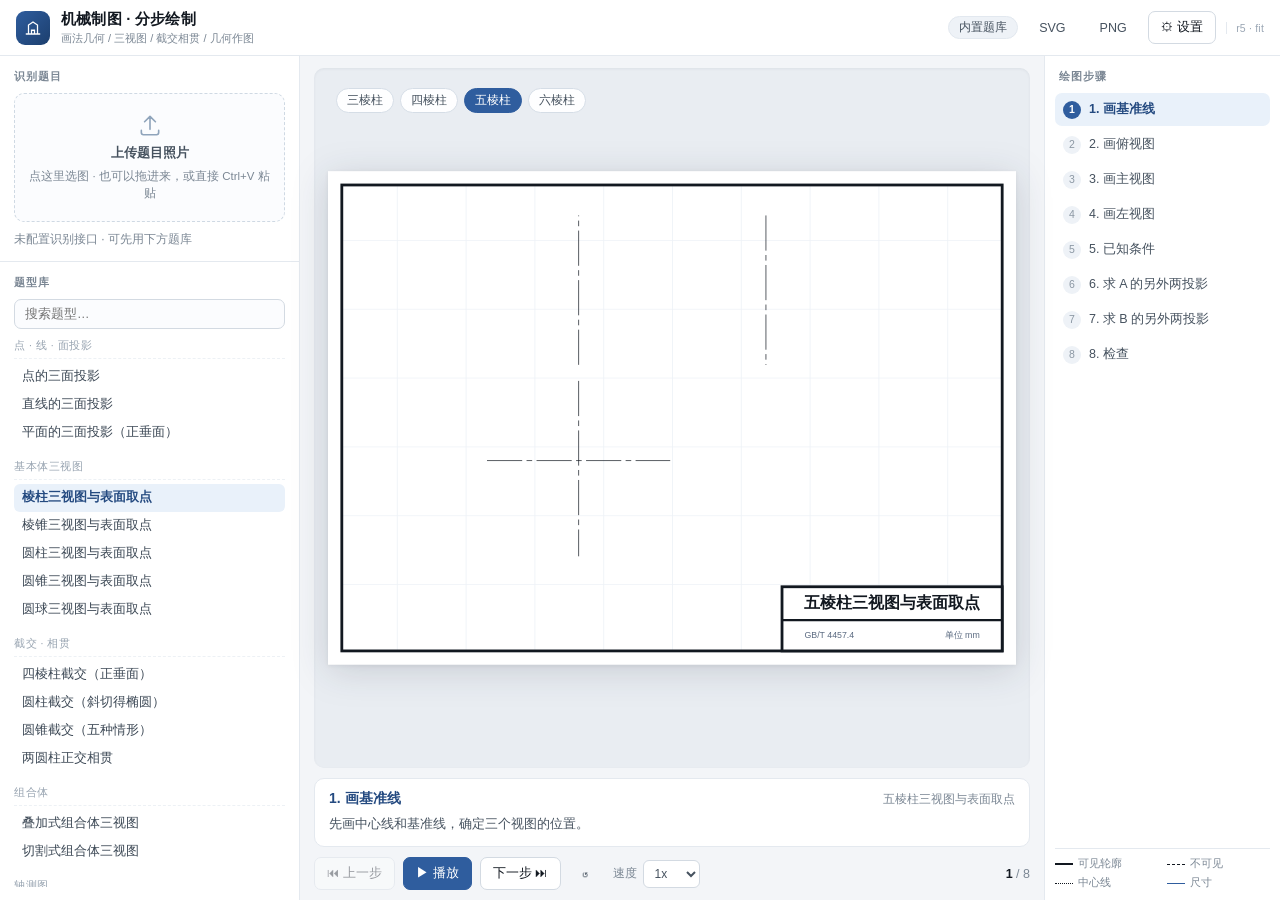
<file: index.html>
<!DOCTYPE html>
<html lang="zh-CN">
<head>
  <meta charset="UTF-8">
  <meta name="viewport" content="width=device-width, initial-scale=1.0">
  <title>机械制图 · 分步绘制</title>
  <link rel="stylesheet" href="css/style.css">
</head>
<body>
  <header class="bar">
    <div class="brand">
      <span class="mark">
        <svg width="18" height="18" viewBox="0 0 24 24" fill="none" stroke="currentColor" stroke-width="1.7" stroke-linecap="round">
          <path d="M3 20h18M6 20V8l6-4 6 4v12M10 20v-5h4v5"/>
        </svg>
      </span>
      <div class="brand-txt">
        <h1>机械制图 · 分步绘制</h1>
        <p>画法几何 / 三视图 / 截交相贯 / 几何作图</p>
      </div>
    </div>
    <div class="bar-right">
      <span id="mode-tag" class="tag">内置题库</span>
      <button id="btn-svg" class="btn ghost" title="导出矢量图">SVG</button>
      <button id="btn-png" class="btn ghost" title="导出图片">PNG</button>
      <button id="btn-settings" class="btn">⚙ 设置</button>
      <span id="build-tag" class="build-tag" title="当前页面版本。若显示的不是 r4，说明浏览器用了旧缓存，请强制刷新（Ctrl+F5）"></span>
    </div>
  </header>

  <main class="layout">
    <aside class="side">
      <section class="card">
        <h2>识别题目</h2>
        <div id="drop" class="drop" role="button" tabindex="0" aria-label="上传题目照片，或把图片拖进来、直接粘贴">
          <svg width="26" height="26" viewBox="0 0 24 24" fill="none" stroke="currentColor" stroke-width="1.5" stroke-linecap="round">
            <path d="M12 16V4m0 0L7 9m5-5 5 5M4 17v2a2 2 0 0 0 2 2h12a2 2 0 0 0 2-2v-2"/>
          </svg>
          <strong>上传题目照片</strong>
          <span>点这里选图 · 也可以拖进来，或直接 Ctrl+V 粘贴</span>
        </div>
        <input type="file" id="file-input" accept="image/*" hidden>
        <div id="ai-status" class="ai-status"></div>
        <div id="ai-result" class="ai-result hide"></div>
      </section>

      <section class="card grow">
        <h2>题型库</h2>
        <input id="lib-search" class="search" placeholder="搜索题型…">
        <div id="lib-cats" class="lib-cats"></div>
      </section>
    </aside>

    <section class="stage">
      <div class="paper-wrap">
        <div id="paper" class="paper"></div>
        <div id="variant-bar" class="variant-bar hide"></div>
      </div>
      <div class="narration">
        <div class="narr-head">
          <span id="step-title" class="narr-title">—</span>
          <span id="doc-title" class="doc-title"></span>
        </div>
        <p id="step-desc" class="narr-body">选择左侧题型，或上传题目照片</p>
      </div>
      <div class="controls">
        <button id="btn-prev" class="btn" disabled>⏮ 上一步</button>
        <button id="btn-play" class="btn primary" disabled>▶ 播放</button>
        <button id="btn-next" class="btn" disabled>下一步 ⏭</button>
        <button id="btn-reset" class="btn ghost" title="回到第一步">↺</button>
        <label class="speed">速度
          <select id="speed-select">
            <option value="0.6">0.6x</option>
            <option value="1" selected>1x</option>
            <option value="1.8">1.8x</option>
            <option value="3">3x</option>
          </select>
        </label>
        <span class="progress"><b id="step-current">0</b> / <span id="step-total">0</span></span>
      </div>
    </section>

    <aside class="rail">
      <h2>绘图步骤</h2>
      <div id="step-list" class="step-list"></div>
      <div class="legend">
        <span><i class="l thick"></i>可见轮廓</span>
        <span><i class="l dashed"></i>不可见</span>
        <span><i class="l center"></i>中心线</span>
        <span><i class="l dim"></i>尺寸</span>
      </div>
    </aside>
  </main>

  <div id="settings-modal" class="modal hide">
    <div class="modal-box">
      <h2>识别模型设置</h2>
      <p class="hint">需要支持图片输入的 OpenAI 兼容接口。Key 只存在浏览器本地。</p>
      <label>API Base URL</label>
      <input id="cfg-baseurl" type="text" placeholder="https://api.openai.com/v1" value="https://api.openai.com/v1">
      <label>API Key</label>
      <input id="cfg-apikey" type="password" placeholder="sk-...">
      <label>模型</label>
      <input id="cfg-model" type="text" placeholder="gpt-4o" value="gpt-4o">
      <div id="net-warn" class="net-warn hide"></div>
      <details class="testbox">
        <summary>连接测试（保存后可点）</summary>
        <div class="testrow">
          <button id="btn-test" class="btn">测试连通</button>
          <span id="test-out" class="test-out"></span>
        </div>
      </details>
      <div class="modal-actions">
        <button id="btn-cancel-settings" class="btn ghost">取消</button>
        <button id="btn-save-settings" class="btn primary">保存</button>
      </div>
    </div>
  </div>

  <div id="toast" class="toast"></div>

  <script src="js/config.js"></script>
  <script src="js/paper.js"></script>
  <script src="js/geom3d.js"></script>
  <script src="js/views.js"></script>
  <script src="js/templates.js"></script>
  <script src="js/templates2d.js"></script>
  <script src="js/drawingdoc.js"></script>
  <script src="js/render.js"></script>
  <script src="js/player.js"></script>
  <script src="js/llm.js"></script>
  <script src="js/app.js"></script>
</body>
</html>
</file>
<file: css/style.css>
* { margin: 0; padding: 0; box-sizing: border-box; }

:root {
  --ink: #121820;
  --ink-2: #46525f;
  --muted: #7b8794;
  --line: #e4e9ef;
  --line-2: #d3dae2;
  --bg: #f3f5f8;
  --paper: #ffffff;
  --blue: #2f5d9e;
  --blue-d: #244a80;
  --accent: #c0392b;
  --ok: #2e8b57;
  --warn: #c9821a;
}

html, body { height: 100%; }
body {
  font-family: -apple-system, "PingFang SC", "Microsoft YaHei", "Segoe UI", sans-serif;
  background: var(--bg);
  color: var(--ink);
  font-size: 13.5px;
  display: flex;
  flex-direction: column;
  overflow: hidden;
}

/* ---------- 顶栏 ---------- */
.bar {
  height: 56px;
  flex-shrink: 0;
  background: #fff;
  border-bottom: 1px solid var(--line);
  display: flex;
  align-items: center;
  justify-content: space-between;
  padding: 0 16px;
}
.brand { display: flex; align-items: center; gap: 11px; }
.mark {
  width: 34px; height: 34px; border-radius: 9px;
  background: linear-gradient(135deg, #2f5d9e, #1c3f6e);
  color: #fff; display: flex; align-items: center; justify-content: center;
}
.brand-txt h1 { font-size: 15px; font-weight: 650; letter-spacing: .2px; }
.brand-txt p { font-size: 11px; color: var(--muted); margin-top: 2px; }
.bar-right { display: flex; align-items: center; gap: 8px; }
.tag {
  font-size: 11.5px; color: var(--ink-2); background: #eef2f7;
  border: 1px solid #e2e8ef; border-radius: 999px; padding: 3px 10px;
}
.tag.is-doc { color: #1c5c96; background: #e8f2fc; border-color: #cfe3f7; }
/* 版本水印：旧版页面没有这一项，一眼可辨 */
.build-tag {
  font-size: 10.5px; color: #9aa6b4; border-left: 1px solid var(--line);
  padding-left: 9px; margin-left: 2px; letter-spacing: .2px;
  font-variant-numeric: tabular-nums; user-select: none;
}

/* ---------- 按钮 ---------- */
.btn {
  border: 1px solid var(--line-2); background: #fff; color: var(--ink);
  padding: 7px 12px; border-radius: 7px; font-size: 12.5px; cursor: pointer;
  transition: background .14s, border-color .14s, color .14s;
  white-space: nowrap;
}
.btn:hover { background: #f6f8fb; border-color: #c3ccd6; }
.btn:disabled { opacity: .4; cursor: not-allowed; }
.btn.primary { background: var(--blue); border-color: var(--blue); color: #fff; }
.btn.primary:hover { background: var(--blue-d); border-color: var(--blue-d); }
.btn.ghost { background: transparent; border-color: transparent; color: var(--ink-2); }
.btn.ghost:hover { background: #eef2f7; }

/* ---------- 布局 ---------- */
.layout {
  flex: 1;
  min-height: 0;
  display: grid;
  grid-template-columns: 300px minmax(0, 1fr) 236px;
  gap: 0;
}
.side {
  background: #fff; border-right: 1px solid var(--line);
  display: flex; flex-direction: column; gap: 0; overflow: hidden;
}
.side .card { padding: 13px 14px; border-bottom: 1px solid var(--line); display: flex; flex-direction: column; gap: 9px; }
.side .card.grow { flex: 1; min-height: 0; border-bottom: none; }
.card h2, .rail h2 {
  font-size: 11px; letter-spacing: 1.1px; text-transform: uppercase;
  color: var(--muted); font-weight: 650;
}

/* 上传区 */
.drop {
  border: 1.5px dashed #cfd9e3; border-radius: 10px;
  padding: 18px 12px; text-align: center; cursor: pointer;
  display: flex; flex-direction: column; align-items: center; gap: 6px;
  color: var(--ink-2); background: #fbfcfe;
  transition: border-color .15s, background .15s;
}
.drop:hover, .drop.over { border-color: var(--blue); background: #f4f8fd; color: var(--blue-d); }
.drop:focus-visible { outline: 2px solid var(--blue); outline-offset: 2px; }
.drop.over { border-style: solid; box-shadow: inset 0 0 0 3px #e3eefb; }
.drop strong { font-size: 13px; }
.drop span { font-size: 11.5px; color: var(--muted); line-height: 1.5; }
.drop svg { color: #8fa4bb; }

.ai-status { font-size: 12px; color: var(--muted); min-height: 16px; }
.ai-status.loading { color: var(--blue); }
.ai-status.ok { color: var(--ok); }
.ai-status.err { color: var(--accent); }

.ai-result {
  border: 1px solid var(--line); border-radius: 9px; padding: 10px;
  display: flex; flex-direction: column; gap: 7px; background: #fafbfd;
}
.ai-result.hide { display: none; }
.ai-summary { font-size: 12.5px; line-height: 1.6; color: var(--ink-2); }
.ai-meta { display: flex; align-items: center; gap: 8px; font-size: 11.5px; }
.conf { padding: 2px 7px; border-radius: 999px; background: #eef2f7; color: var(--ink-2); }
.conf.high { background: #e6f5ec; color: #24734a; }
.conf.mid { background: #fdf3e3; color: #97651a; }
.conf.low { background: #fdecea; color: #a33; }
.muted { color: var(--muted); }
.warns { margin: 0; padding-left: 16px; font-size: 11.5px; color: var(--warn); line-height: 1.7; }
.issues { font-size: 11.5px; color: var(--muted); }
.issues summary { cursor: pointer; }
.issues ul { margin: 4px 0 0; padding-left: 16px; line-height: 1.7; }
.ai-error { color: var(--accent); font-size: 12.5px; line-height: 1.6; }
.err-hints { margin: 0; padding-left: 17px; font-size: 11.5px; color: var(--ink-2); line-height: 1.75; }
.err-hints li { margin-bottom: 3px; }
.raw {
  font-family: ui-monospace, "Cascadia Mono", Consolas, monospace;
  font-size: 10.5px; color: #7b8794; margin-top: 4px;
  word-break: break-all; line-height: 1.55;
}
.hint { font-size: 11.5px; color: var(--muted); line-height: 1.6; margin-top: 4px; }

/* 题库 */
.search {
  width: 100%; border: 1px solid var(--line-2); border-radius: 7px;
  padding: 7px 10px; font-size: 12.5px; outline: none; background: #fbfcfe;
}
.search:focus { border-color: var(--blue); background: #fff; }
.lib-cats { overflow-y: auto; flex: 1; min-height: 0; margin: -2px -4px 0; padding: 0 4px; }
.cat { margin-bottom: 10px; }
.cat-h {
  font-size: 10.5px; color: #98a4b1; letter-spacing: .5px;
  padding: 3px 0 5px; border-bottom: 1px dashed #edf1f5; margin-bottom: 4px;
}
.item {
  display: block; width: 100%; text-align: left; background: none; border: none;
  padding: 5.5px 8px; border-radius: 6px; font-size: 12.5px; color: #3c4855;
  cursor: pointer; white-space: nowrap; overflow: hidden; text-overflow: ellipsis;
}
.item:hover { background: #f3f7fb; color: var(--blue-d); }
.item.on { background: #e9f1fa; color: var(--blue-d); font-weight: 600; }

/* ---------- 图纸区 ---------- */
.stage {
  display: flex; flex-direction: column; min-width: 0; min-height: 0;
  padding: 12px 14px 10px; gap: 10px;
}
.paper-wrap {
  flex: 1; min-height: 0; position: relative;
  background: #e9edf2;
  border-radius: 10px;
  display: flex; align-items: center; justify-content: center;
  padding: 14px;
  box-shadow: inset 0 1px 3px rgba(20, 30, 45, .06);
}
.paper {
  width: 100%; height: 100%;
  display: flex; align-items: center; justify-content: center;
}
/* width/height 100% + preserveAspectRatio="xMidYMid meet"：
   SVG 自身永不拉伸，比例不符时只在四周留白。阴影用 drop-shadow，
   跟随实际绘制的纸张轮廓，而不是元素盒子。 */
.paper svg.dw {
  display: block;
  width: 100%;
  height: 100%;
  border-radius: 2px;
  filter: drop-shadow(0 6px 18px rgba(20, 30, 45, .15)) drop-shadow(0 1px 2px rgba(20, 30, 45, .07));
}
.variant-bar {
  position: absolute; left: 22px; top: 20px;
  display: flex; gap: 6px; flex-wrap: wrap; max-width: 72%;
}
.variant-bar.hide { display: none; }
.chip {
  background: rgba(255,255,255,.95); border: 1px solid #d5dde6; color: var(--ink-2);
  padding: 4px 10px; border-radius: 999px; font-size: 11.5px; cursor: pointer;
  backdrop-filter: blur(4px);
}
.chip:hover { border-color: var(--blue); color: var(--blue); }
.chip.on { background: var(--blue); border-color: var(--blue); color: #fff; }

.narration {
  background: #fff; border: 1px solid var(--line); border-radius: 10px;
  padding: 11px 14px; flex-shrink: 0;
}
.narr-head { display: flex; align-items: baseline; gap: 10px; }
.narr-title { font-size: 14px; font-weight: 650; color: var(--blue-d); }
.doc-title { font-size: 11.5px; color: var(--muted); margin-left: auto; }
.narr-body { margin-top: 5px; font-size: 13px; line-height: 1.7; color: var(--ink-2); }
.narr-body b { color: var(--ink); }

.controls {
  display: flex; align-items: center; gap: 8px; flex-shrink: 0;
}
.speed { display: flex; align-items: center; gap: 6px; font-size: 11.5px; color: var(--muted); margin-left: 4px; }
.speed select {
  border: 1px solid var(--line-2); border-radius: 6px; padding: 5px 6px;
  font-size: 12px; color: var(--ink-2); background: #fff;
}
.progress { margin-left: auto; font-size: 12.5px; color: var(--muted); font-variant-numeric: tabular-nums; }
.progress b { color: var(--ink); }

/* ---------- 右栏步骤 ---------- */
.rail {
  background: #fff; border-left: 1px solid var(--line);
  display: flex; flex-direction: column; padding: 13px 10px 10px; gap: 9px;
  min-height: 0;
}
.rail h2 { padding-left: 4px; }
.step-list { overflow-y: auto; flex: 1; min-height: 0; display: flex; flex-direction: column; gap: 2px; }
.step {
  display: flex; gap: 8px; align-items: flex-start; text-align: left;
  background: none; border: none; padding: 7px 8px; border-radius: 7px;
  font-size: 12.5px; color: #46525f; cursor: pointer; line-height: 1.45;
}
.step:hover { background: #f4f7fa; }
.step .n {
  flex-shrink: 0; width: 18px; height: 18px; border-radius: 50%;
  background: #eef2f7; color: #8b97a3; font-size: 10.5px;
  display: inline-flex; align-items: center; justify-content: center; margin-top: 1px;
}
.step.done { color: #8b97a3; }
.step.done .n { background: #e6f4ec; color: #2e8b57; }
.step.cur { background: #e9f1fa; color: var(--blue-d); font-weight: 600; }
.step.cur .n { background: var(--blue); color: #fff; }

.legend {
  border-top: 1px solid var(--line); padding-top: 8px;
  display: grid; grid-template-columns: 1fr 1fr; gap: 5px 8px; font-size: 10.5px; color: var(--muted);
}
.legend span { display: flex; align-items: center; gap: 5px; }
.legend i { display: inline-block; width: 18px; height: 0; border-top: 2.2px solid #121820; }
.legend i.dashed { border-top-style: dashed; border-top-width: 1.6px; }
.legend i.center { border-top-style: dotted; border-top-width: 1.4px; }
.legend i.dim { border-top: 1.2px solid #2f5d9e; }

/* ---------- 弹窗 / 提示 ---------- */
.modal {
  position: fixed; inset: 0; background: rgba(16, 24, 33, .42);
  display: flex; align-items: center; justify-content: center; z-index: 50;
}
.modal.hide { display: none; }
.modal-box {
  background: #fff; border-radius: 12px; padding: 20px; width: 420px; max-width: 92%;
  box-shadow: 0 20px 60px rgba(10, 18, 28, .28);
}
.modal-box h2 { font-size: 16px; margin-bottom: 4px; }
.modal-box label { display: block; font-size: 11.5px; color: var(--muted); margin: 11px 0 4px; }
.modal-box input {
  width: 100%; border: 1px solid var(--line-2); border-radius: 7px;
  padding: 8px 10px; font-size: 13px; outline: none;
}
.modal-box input:focus { border-color: var(--blue); }
.modal-actions { display: flex; justify-content: flex-end; gap: 8px; margin-top: 16px; }

/* file:// 打开时的提醒：跨域请求会被浏览器拦掉 */
.net-warn {
  margin-top: 12px; padding: 9px 11px; border-radius: 8px;
  background: #fdf3e3; border: 1px solid #f0ddba; color: #8a5f14;
  font-size: 11.5px; line-height: 1.7;
}
.net-warn.hide { display: none; }
.net-warn b { color: #6f4a0b; }
.net-warn code {
  font-family: ui-monospace, "Cascadia Mono", Consolas, monospace;
  background: rgba(255,255,255,.7); border-radius: 3px; padding: 1px 4px; font-size: 11px;
}
.testbox { margin-top: 12px; border-top: 1px solid var(--line); padding-top: 10px; }
.testbox summary { font-size: 11.5px; color: var(--muted); cursor: pointer; }
.testrow { display: flex; align-items: center; gap: 9px; margin-top: 8px; }
.test-out { font-size: 11.5px; line-height: 1.5; color: var(--ink-2); }
.test-out.ok { color: var(--ok); }
.test-out.err { color: var(--accent); }
.test-out.wait { color: var(--blue); }

.toast {
  position: fixed; left: 50%; bottom: 26px; transform: translate(-50%, 10px);
  background: #1d2733; color: #fff; font-size: 12.5px; padding: 8px 14px;
  border-radius: 8px; opacity: 0; pointer-events: none; transition: opacity .2s, transform .2s;
  z-index: 60; max-width: 70%;
}
.toast.show { opacity: 1; transform: translate(-50%, 0); }
.toast.err { background: #8d2f28; }
.toast.ok { background: #215c42; }

@media (max-width: 1180px) {
  .layout { grid-template-columns: 260px minmax(0, 1fr) 208px; }
}
@media (max-width: 940px) {
  .layout { grid-template-columns: 240px minmax(0, 1fr); }
  .rail { display: none; }
}
</file>
